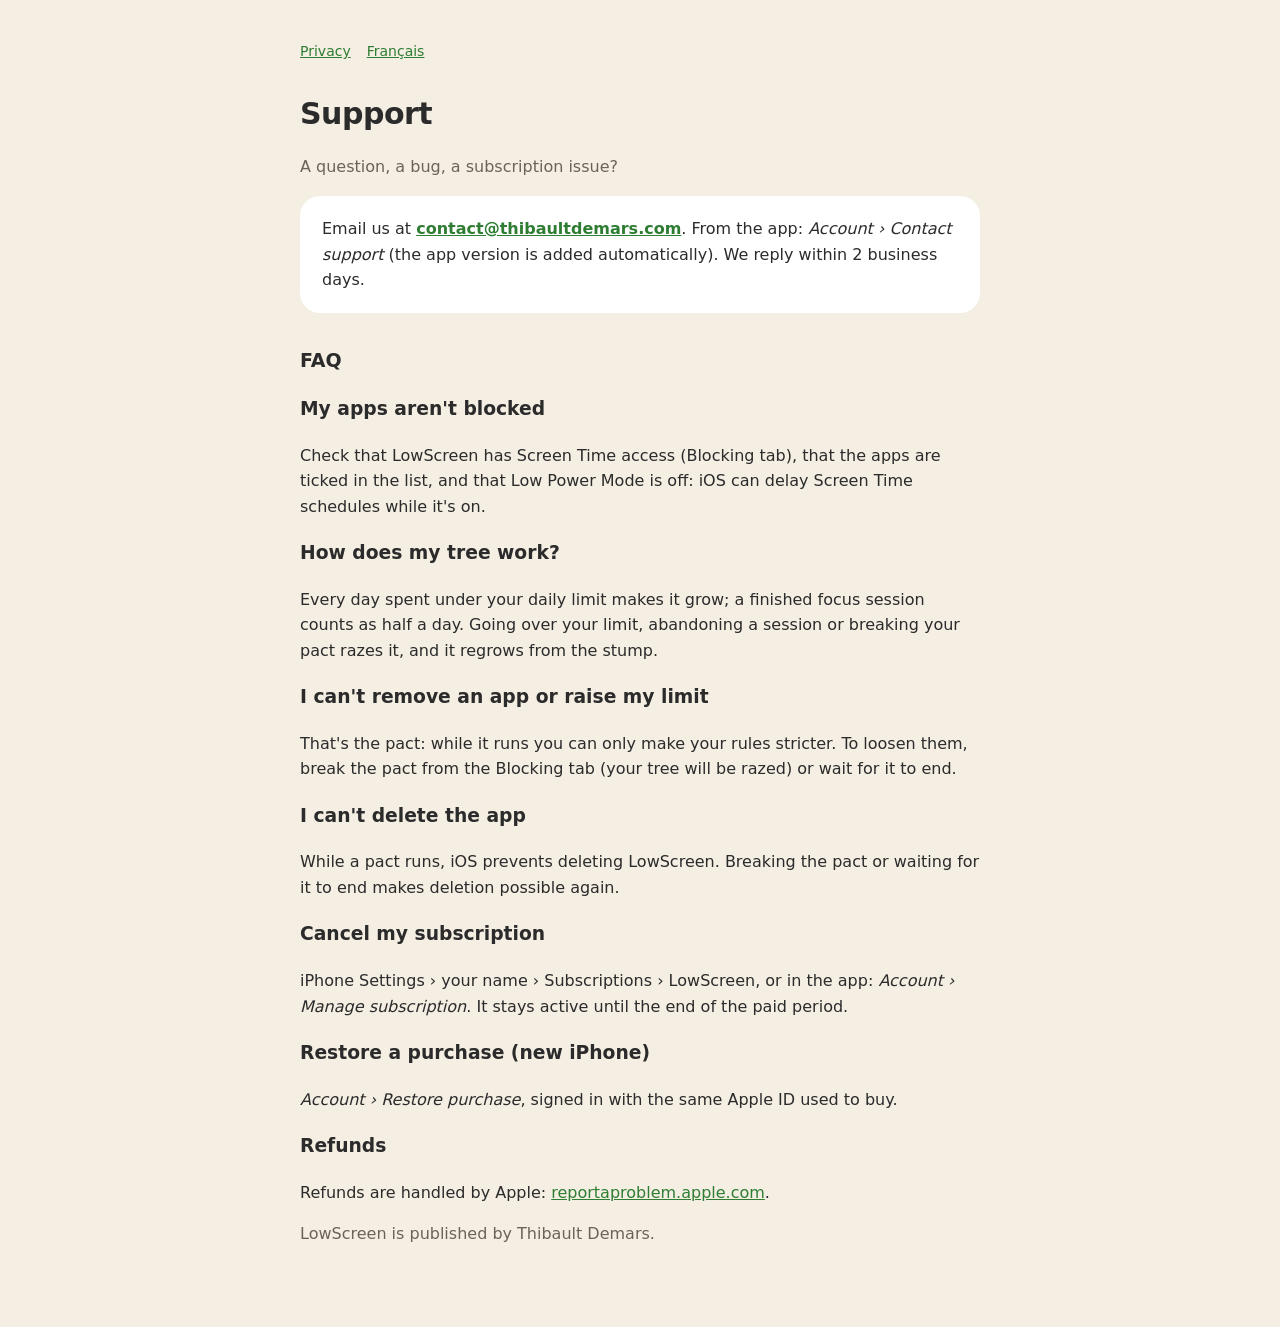
<file: index.html>
<!doctype html><html><head><meta charset="utf-8"><meta http-equiv="refresh" content="0;url=support.html"><title>LowScreen</title></head><body><a href="support.html">LowScreen support</a></body></html>
</file>
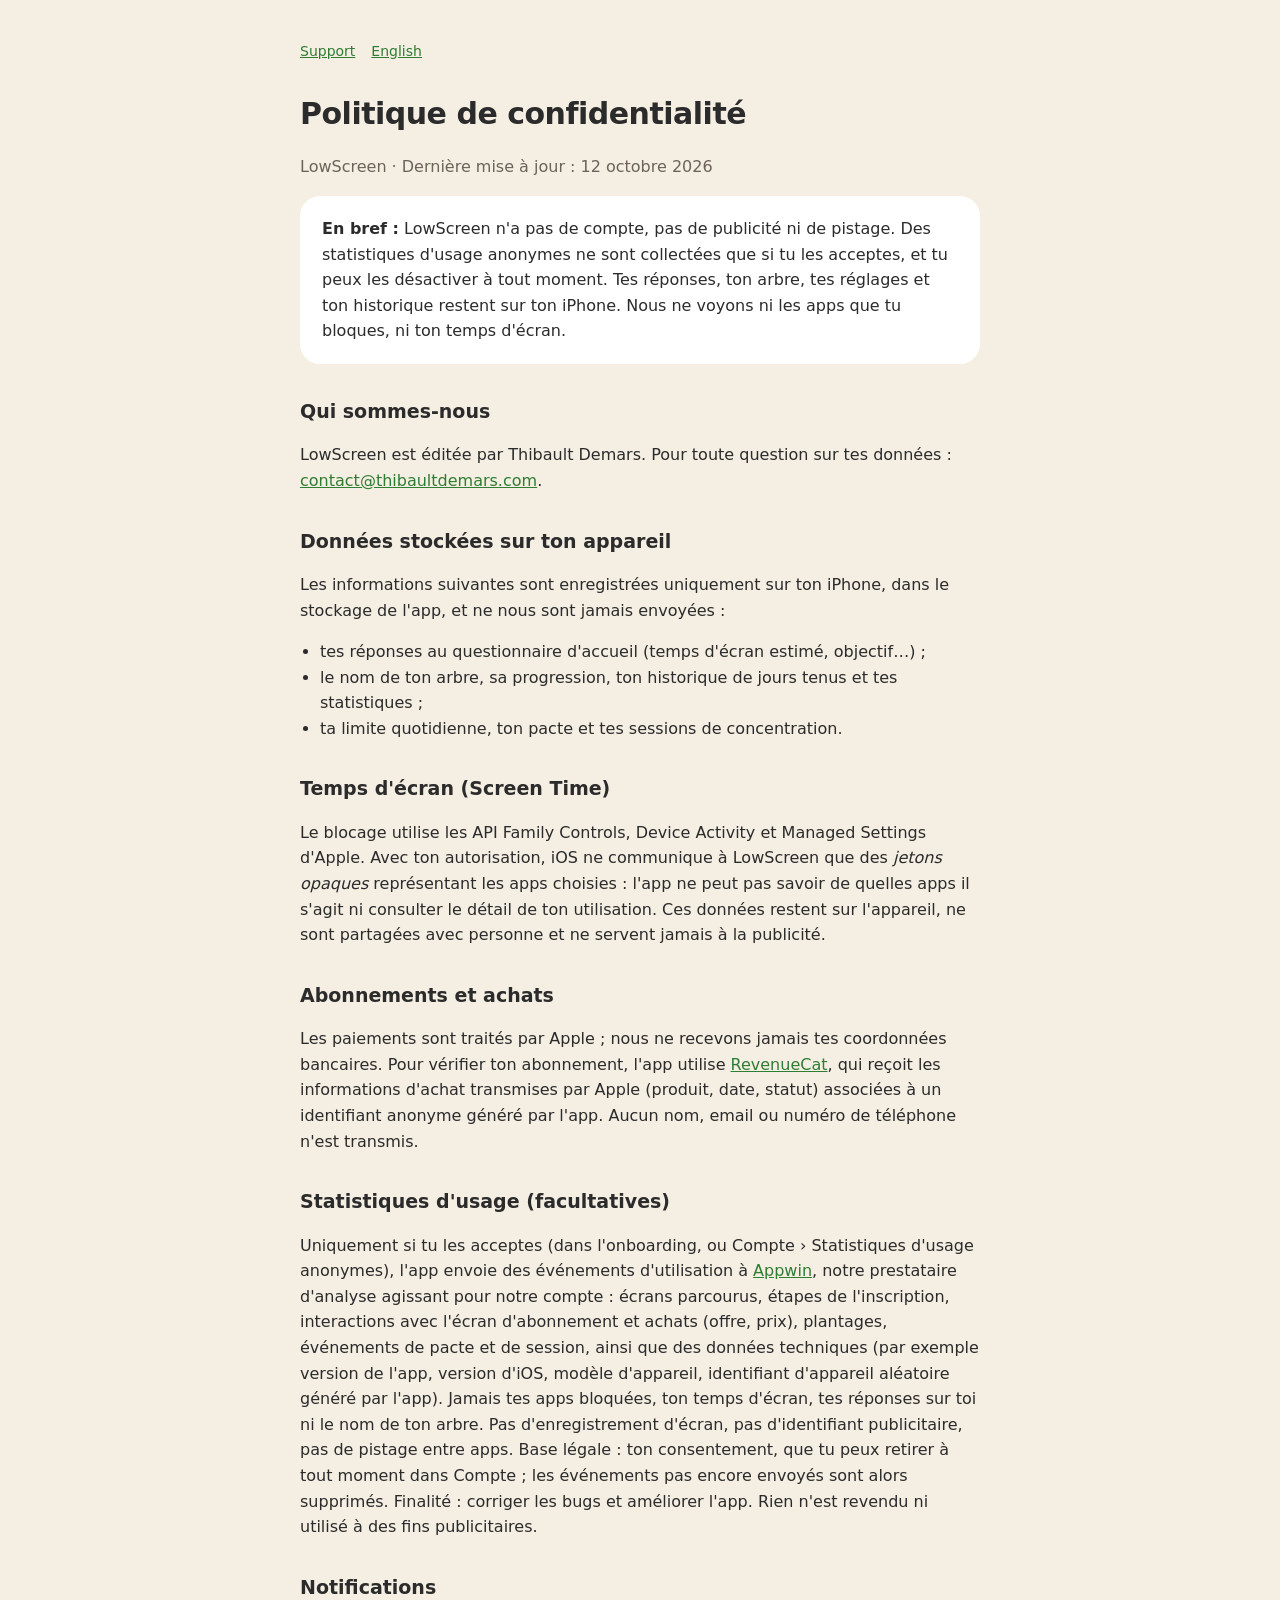
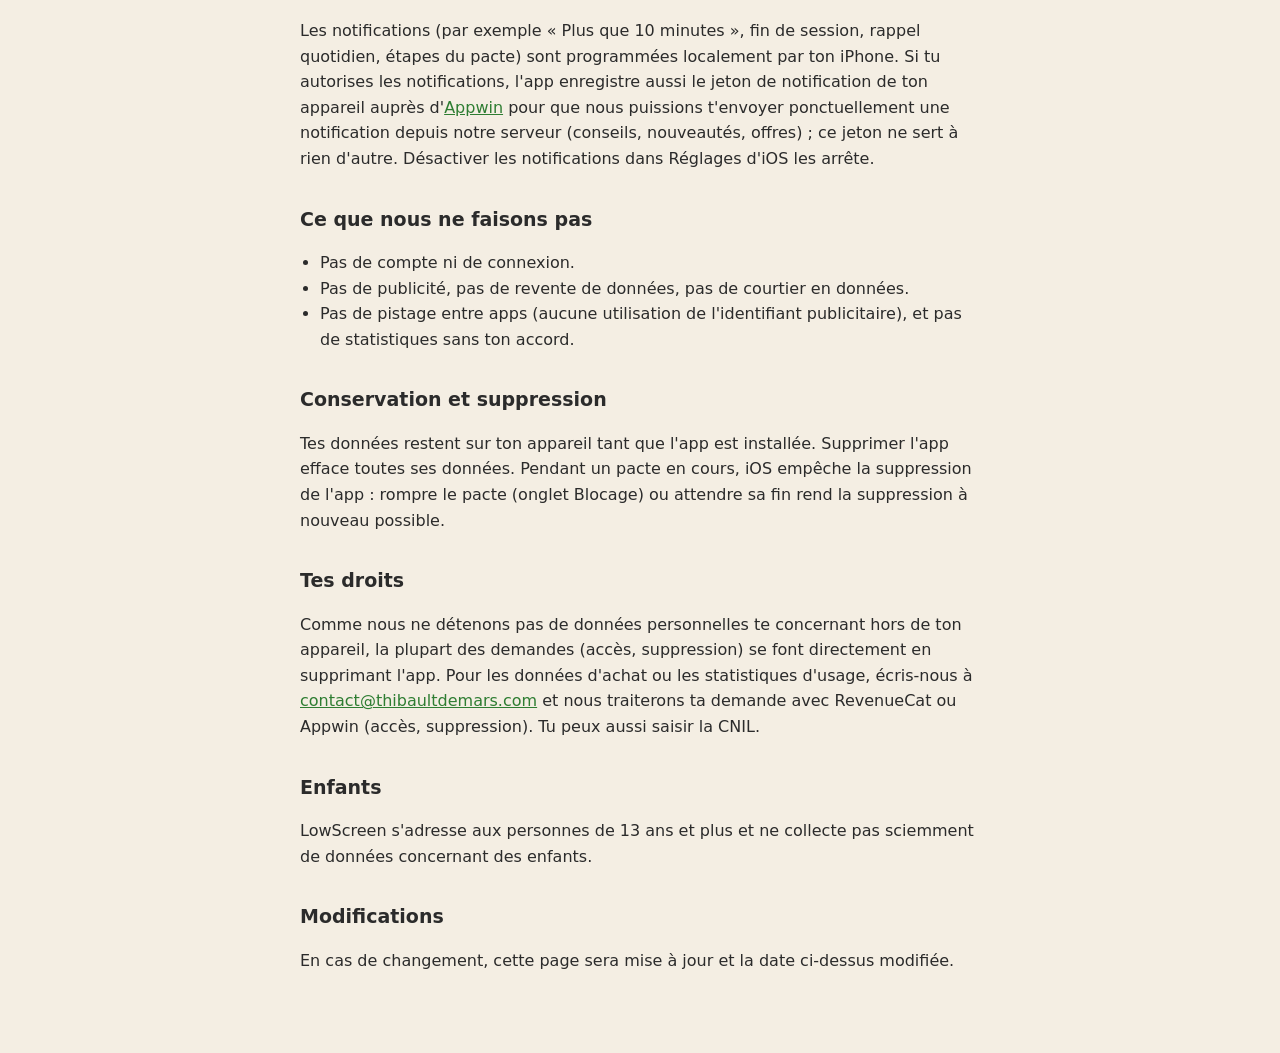
<file: confidentialite.html>
<!doctype html><html lang="fr"><head><meta charset="utf-8"><meta name="viewport" content="width=device-width,initial-scale=1"><title>LowScreen · Politique de confidentialité</title><link rel="stylesheet" href="style.css"></head><body><main>
<nav><a href="support-fr.html">Support</a><a href="privacy.html">English</a></nav>
<h1>Politique de confidentialité</h1><p class="muted">LowScreen · Dernière mise à jour : 12 octobre 2026</p>
<div class="card"><strong>En bref :</strong> LowScreen n'a pas de compte, pas de publicité ni de pistage. Des statistiques d'usage anonymes ne sont collectées que si tu les acceptes, et tu peux les désactiver à tout moment. Tes réponses, ton arbre, tes réglages et ton historique restent sur ton iPhone. Nous ne voyons ni les apps que tu bloques, ni ton temps d'écran.</div>
<h2>Qui sommes-nous</h2><p>LowScreen est éditée par Thibault Demars. Pour toute question sur tes données : <a href="mailto:contact@thibaultdemars.com">contact@thibaultdemars.com</a>.</p>
<h2>Données stockées sur ton appareil</h2><p>Les informations suivantes sont enregistrées uniquement sur ton iPhone, dans le stockage de l'app, et ne nous sont jamais envoyées :</p>
<ul><li>tes réponses au questionnaire d'accueil (temps d'écran estimé, objectif…) ;</li><li>le nom de ton arbre, sa progression, ton historique de jours tenus et tes statistiques ;</li><li>ta limite quotidienne, ton pacte et tes sessions de concentration.</li></ul>
<h2>Temps d'écran (Screen Time)</h2><p>Le blocage utilise les API Family Controls, Device Activity et Managed Settings d'Apple. Avec ton autorisation, iOS ne communique à LowScreen que des <em>jetons opaques</em> représentant les apps choisies : l'app ne peut pas savoir de quelles apps il s'agit ni consulter le détail de ton utilisation. Ces données restent sur l'appareil, ne sont partagées avec personne et ne servent jamais à la publicité.</p>
<h2>Abonnements et achats</h2><p>Les paiements sont traités par Apple ; nous ne recevons jamais tes coordonnées bancaires. Pour vérifier ton abonnement, l'app utilise <a href="https://www.revenuecat.com/privacy">RevenueCat</a>, qui reçoit les informations d'achat transmises par Apple (produit, date, statut) associées à un identifiant anonyme généré par l'app. Aucun nom, email ou numéro de téléphone n'est transmis.</p>
<h2>Statistiques d'usage (facultatives)</h2><p>Uniquement si tu les acceptes (dans l'onboarding, ou Compte › Statistiques d'usage anonymes), l'app envoie des événements d'utilisation à <a href="https://appwin.io">Appwin</a>, notre prestataire d'analyse agissant pour notre compte : écrans parcourus, étapes de l'inscription, interactions avec l'écran d'abonnement et achats (offre, prix), plantages, événements de pacte et de session, ainsi que des données techniques (par exemple version de l'app, version d'iOS, modèle d'appareil, identifiant d'appareil aléatoire généré par l'app). Jamais tes apps bloquées, ton temps d'écran, tes réponses sur toi ni le nom de ton arbre. Pas d'enregistrement d'écran, pas d'identifiant publicitaire, pas de pistage entre apps. Base légale : ton consentement, que tu peux retirer à tout moment dans Compte ; les événements pas encore envoyés sont alors supprimés. Finalité : corriger les bugs et améliorer l'app. Rien n'est revendu ni utilisé à des fins publicitaires.</p>
<h2>Notifications</h2><p>Les notifications (par exemple « Plus que 10 minutes », fin de session, rappel quotidien, étapes du pacte) sont programmées localement par ton iPhone. Si tu autorises les notifications, l'app enregistre aussi le jeton de notification de ton appareil auprès d'<a href="https://appwin.io">Appwin</a> pour que nous puissions t'envoyer ponctuellement une notification depuis notre serveur (conseils, nouveautés, offres) ; ce jeton ne sert à rien d'autre. Désactiver les notifications dans Réglages d'iOS les arrête.</p>
<h2>Ce que nous ne faisons pas</h2><ul><li>Pas de compte ni de connexion.</li><li>Pas de publicité, pas de revente de données, pas de courtier en données.</li><li>Pas de pistage entre apps (aucune utilisation de l'identifiant publicitaire), et pas de statistiques sans ton accord.</li></ul>
<h2>Conservation et suppression</h2><p>Tes données restent sur ton appareil tant que l'app est installée. Supprimer l'app efface toutes ses données. Pendant un pacte en cours, iOS empêche la suppression de l'app : rompre le pacte (onglet Blocage) ou attendre sa fin rend la suppression à nouveau possible.</p>
<h2>Tes droits</h2><p>Comme nous ne détenons pas de données personnelles te concernant hors de ton appareil, la plupart des demandes (accès, suppression) se font directement en supprimant l'app. Pour les données d'achat ou les statistiques d'usage, écris-nous à <a href="mailto:contact@thibaultdemars.com">contact@thibaultdemars.com</a> et nous traiterons ta demande avec RevenueCat ou Appwin (accès, suppression). Tu peux aussi saisir la CNIL.</p>
<h2>Enfants</h2><p>LowScreen s'adresse aux personnes de 13 ans et plus et ne collecte pas sciemment de données concernant des enfants.</p>
<h2>Modifications</h2><p>En cas de changement, cette page sera mise à jour et la date ci-dessus modifiée.</p>
</main></body></html>
</file>
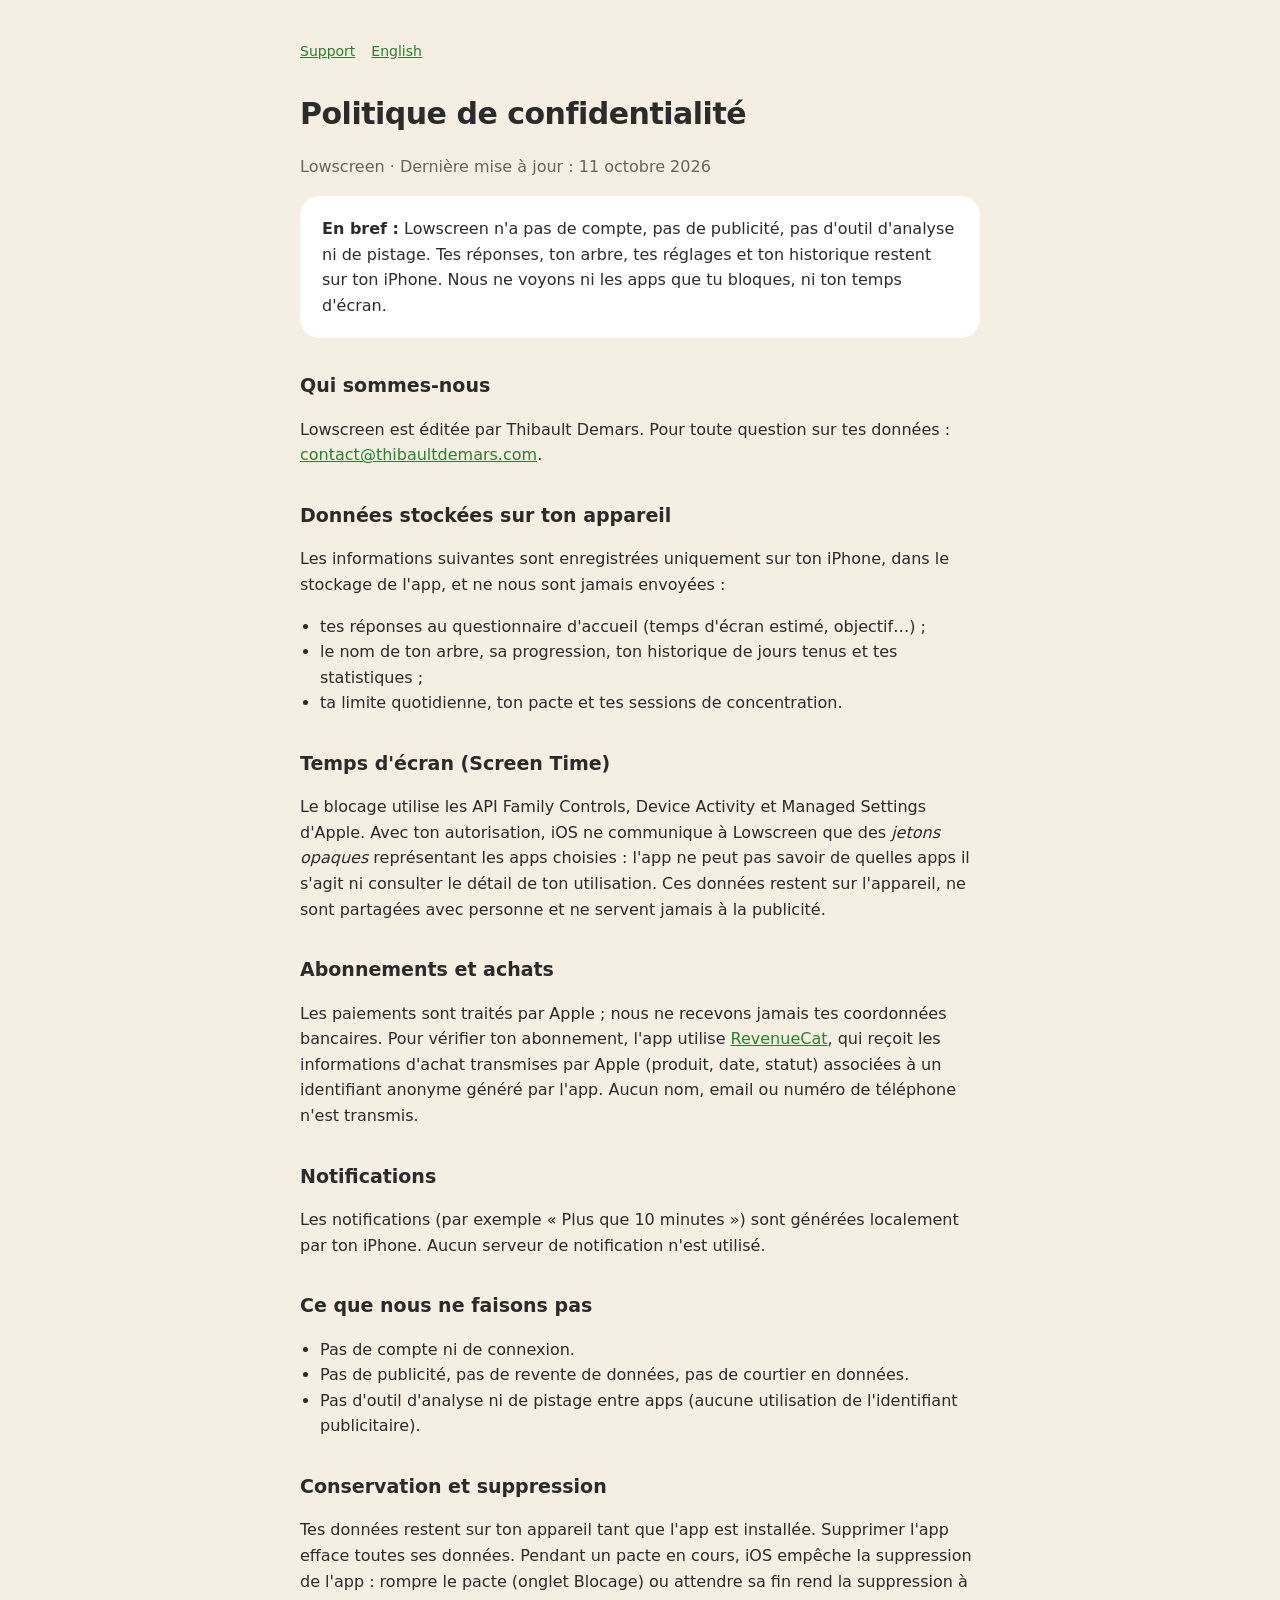
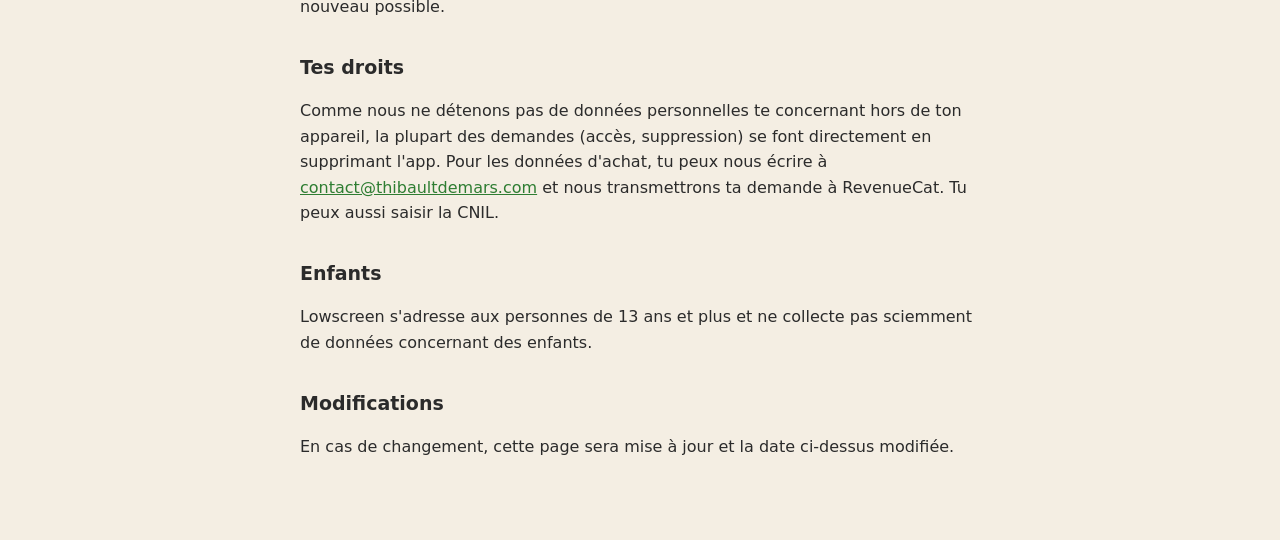
<file: privacy-fr.html>
<!doctype html><html lang="fr"><head><meta charset="utf-8"><meta name="viewport" content="width=device-width,initial-scale=1"><title>Lowscreen · Politique de confidentialité</title><link rel="stylesheet" href="style.css"></head><body><main>
<nav><a href="support-fr.html">Support</a><a href="privacy.html">English</a></nav>
<h1>Politique de confidentialité</h1><p class="muted">Lowscreen · Dernière mise à jour : 11 octobre 2026</p>
<div class="card"><strong>En bref :</strong> Lowscreen n'a pas de compte, pas de publicité, pas d'outil d'analyse ni de pistage. Tes réponses, ton arbre, tes réglages et ton historique restent sur ton iPhone. Nous ne voyons ni les apps que tu bloques, ni ton temps d'écran.</div>
<h2>Qui sommes-nous</h2><p>Lowscreen est éditée par Thibault Demars. Pour toute question sur tes données : <a href="mailto:contact@thibaultdemars.com">contact@thibaultdemars.com</a>.</p>
<h2>Données stockées sur ton appareil</h2><p>Les informations suivantes sont enregistrées uniquement sur ton iPhone, dans le stockage de l'app, et ne nous sont jamais envoyées :</p>
<ul><li>tes réponses au questionnaire d'accueil (temps d'écran estimé, objectif…) ;</li><li>le nom de ton arbre, sa progression, ton historique de jours tenus et tes statistiques ;</li><li>ta limite quotidienne, ton pacte et tes sessions de concentration.</li></ul>
<h2>Temps d'écran (Screen Time)</h2><p>Le blocage utilise les API Family Controls, Device Activity et Managed Settings d'Apple. Avec ton autorisation, iOS ne communique à Lowscreen que des <em>jetons opaques</em> représentant les apps choisies : l'app ne peut pas savoir de quelles apps il s'agit ni consulter le détail de ton utilisation. Ces données restent sur l'appareil, ne sont partagées avec personne et ne servent jamais à la publicité.</p>
<h2>Abonnements et achats</h2><p>Les paiements sont traités par Apple ; nous ne recevons jamais tes coordonnées bancaires. Pour vérifier ton abonnement, l'app utilise <a href="https://www.revenuecat.com/privacy">RevenueCat</a>, qui reçoit les informations d'achat transmises par Apple (produit, date, statut) associées à un identifiant anonyme généré par l'app. Aucun nom, email ou numéro de téléphone n'est transmis.</p>
<h2>Notifications</h2><p>Les notifications (par exemple « Plus que 10 minutes ») sont générées localement par ton iPhone. Aucun serveur de notification n'est utilisé.</p>
<h2>Ce que nous ne faisons pas</h2><ul><li>Pas de compte ni de connexion.</li><li>Pas de publicité, pas de revente de données, pas de courtier en données.</li><li>Pas d'outil d'analyse ni de pistage entre apps (aucune utilisation de l'identifiant publicitaire).</li></ul>
<h2>Conservation et suppression</h2><p>Tes données restent sur ton appareil tant que l'app est installée. Supprimer l'app efface toutes ses données. Pendant un pacte en cours, iOS empêche la suppression de l'app : rompre le pacte (onglet Blocage) ou attendre sa fin rend la suppression à nouveau possible.</p>
<h2>Tes droits</h2><p>Comme nous ne détenons pas de données personnelles te concernant hors de ton appareil, la plupart des demandes (accès, suppression) se font directement en supprimant l'app. Pour les données d'achat, tu peux nous écrire à <a href="mailto:contact@thibaultdemars.com">contact@thibaultdemars.com</a> et nous transmettrons ta demande à RevenueCat. Tu peux aussi saisir la CNIL.</p>
<h2>Enfants</h2><p>Lowscreen s'adresse aux personnes de 13 ans et plus et ne collecte pas sciemment de données concernant des enfants.</p>
<h2>Modifications</h2><p>En cas de changement, cette page sera mise à jour et la date ci-dessus modifiée.</p>
</main></body></html>
</file>
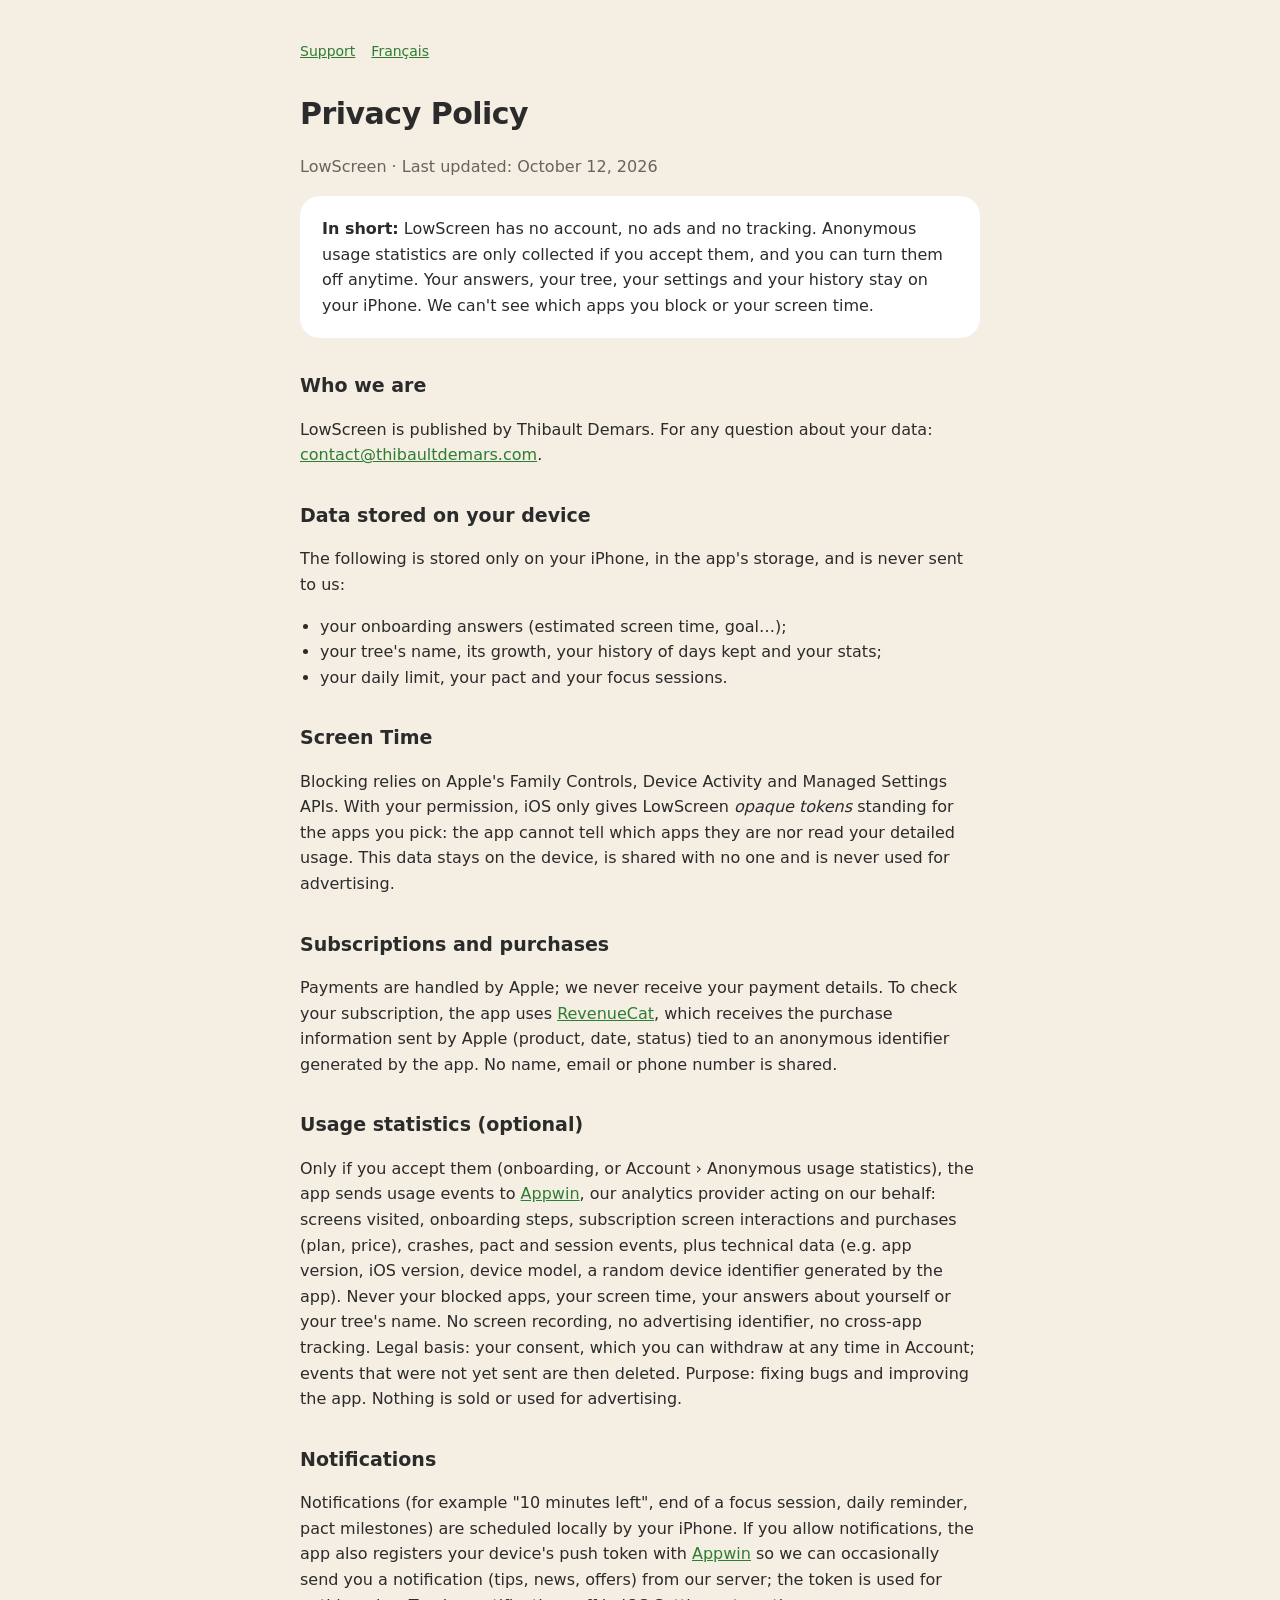
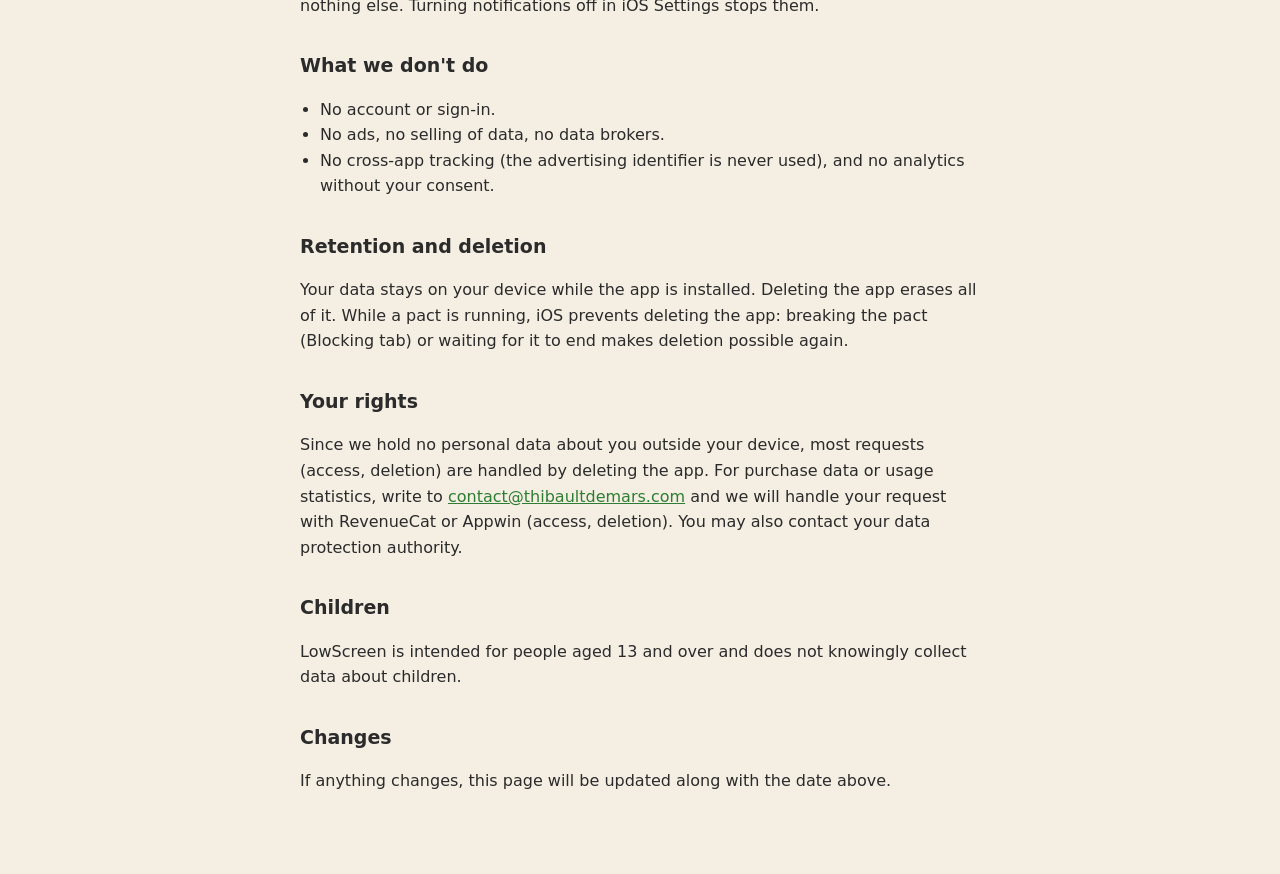
<file: privacy.html>
<!doctype html><html lang="en"><head><meta charset="utf-8"><meta name="viewport" content="width=device-width,initial-scale=1"><title>LowScreen · Privacy Policy</title><link rel="stylesheet" href="style.css"></head><body><main>
<nav><a href="support.html">Support</a><a href="confidentialite.html">Français</a></nav>
<h1>Privacy Policy</h1><p class="muted">LowScreen · Last updated: October 12, 2026</p>
<div class="card"><strong>In short:</strong> LowScreen has no account, no ads and no tracking. Anonymous usage statistics are only collected if you accept them, and you can turn them off anytime. Your answers, your tree, your settings and your history stay on your iPhone. We can't see which apps you block or your screen time.</div>
<h2>Who we are</h2><p>LowScreen is published by Thibault Demars. For any question about your data: <a href="mailto:contact@thibaultdemars.com">contact@thibaultdemars.com</a>.</p>
<h2>Data stored on your device</h2><p>The following is stored only on your iPhone, in the app's storage, and is never sent to us:</p>
<ul><li>your onboarding answers (estimated screen time, goal…);</li><li>your tree's name, its growth, your history of days kept and your stats;</li><li>your daily limit, your pact and your focus sessions.</li></ul>
<h2>Screen Time</h2><p>Blocking relies on Apple's Family Controls, Device Activity and Managed Settings APIs. With your permission, iOS only gives LowScreen <em>opaque tokens</em> standing for the apps you pick: the app cannot tell which apps they are nor read your detailed usage. This data stays on the device, is shared with no one and is never used for advertising.</p>
<h2>Subscriptions and purchases</h2><p>Payments are handled by Apple; we never receive your payment details. To check your subscription, the app uses <a href="https://www.revenuecat.com/privacy">RevenueCat</a>, which receives the purchase information sent by Apple (product, date, status) tied to an anonymous identifier generated by the app. No name, email or phone number is shared.</p>
<h2>Usage statistics (optional)</h2><p>Only if you accept them (onboarding, or Account › Anonymous usage statistics), the app sends usage events to <a href="https://appwin.io">Appwin</a>, our analytics provider acting on our behalf: screens visited, onboarding steps, subscription screen interactions and purchases (plan, price), crashes, pact and session events, plus technical data (e.g. app version, iOS version, device model, a random device identifier generated by the app). Never your blocked apps, your screen time, your answers about yourself or your tree's name. No screen recording, no advertising identifier, no cross-app tracking. Legal basis: your consent, which you can withdraw at any time in Account; events that were not yet sent are then deleted. Purpose: fixing bugs and improving the app. Nothing is sold or used for advertising.</p>
<h2>Notifications</h2><p>Notifications (for example "10 minutes left", end of a focus session, daily reminder, pact milestones) are scheduled locally by your iPhone. If you allow notifications, the app also registers your device's push token with <a href="https://appwin.io">Appwin</a> so we can occasionally send you a notification (tips, news, offers) from our server; the token is used for nothing else. Turning notifications off in iOS Settings stops them.</p>
<h2>What we don't do</h2><ul><li>No account or sign-in.</li><li>No ads, no selling of data, no data brokers.</li><li>No cross-app tracking (the advertising identifier is never used), and no analytics without your consent.</li></ul>
<h2>Retention and deletion</h2><p>Your data stays on your device while the app is installed. Deleting the app erases all of it. While a pact is running, iOS prevents deleting the app: breaking the pact (Blocking tab) or waiting for it to end makes deletion possible again.</p>
<h2>Your rights</h2><p>Since we hold no personal data about you outside your device, most requests (access, deletion) are handled by deleting the app. For purchase data or usage statistics, write to <a href="mailto:contact@thibaultdemars.com">contact@thibaultdemars.com</a> and we will handle your request with RevenueCat or Appwin (access, deletion). You may also contact your data protection authority.</p>
<h2>Children</h2><p>LowScreen is intended for people aged 13 and over and does not knowingly collect data about children.</p>
<h2>Changes</h2><p>If anything changes, this page will be updated along with the date above.</p>
</main></body></html>
</file>
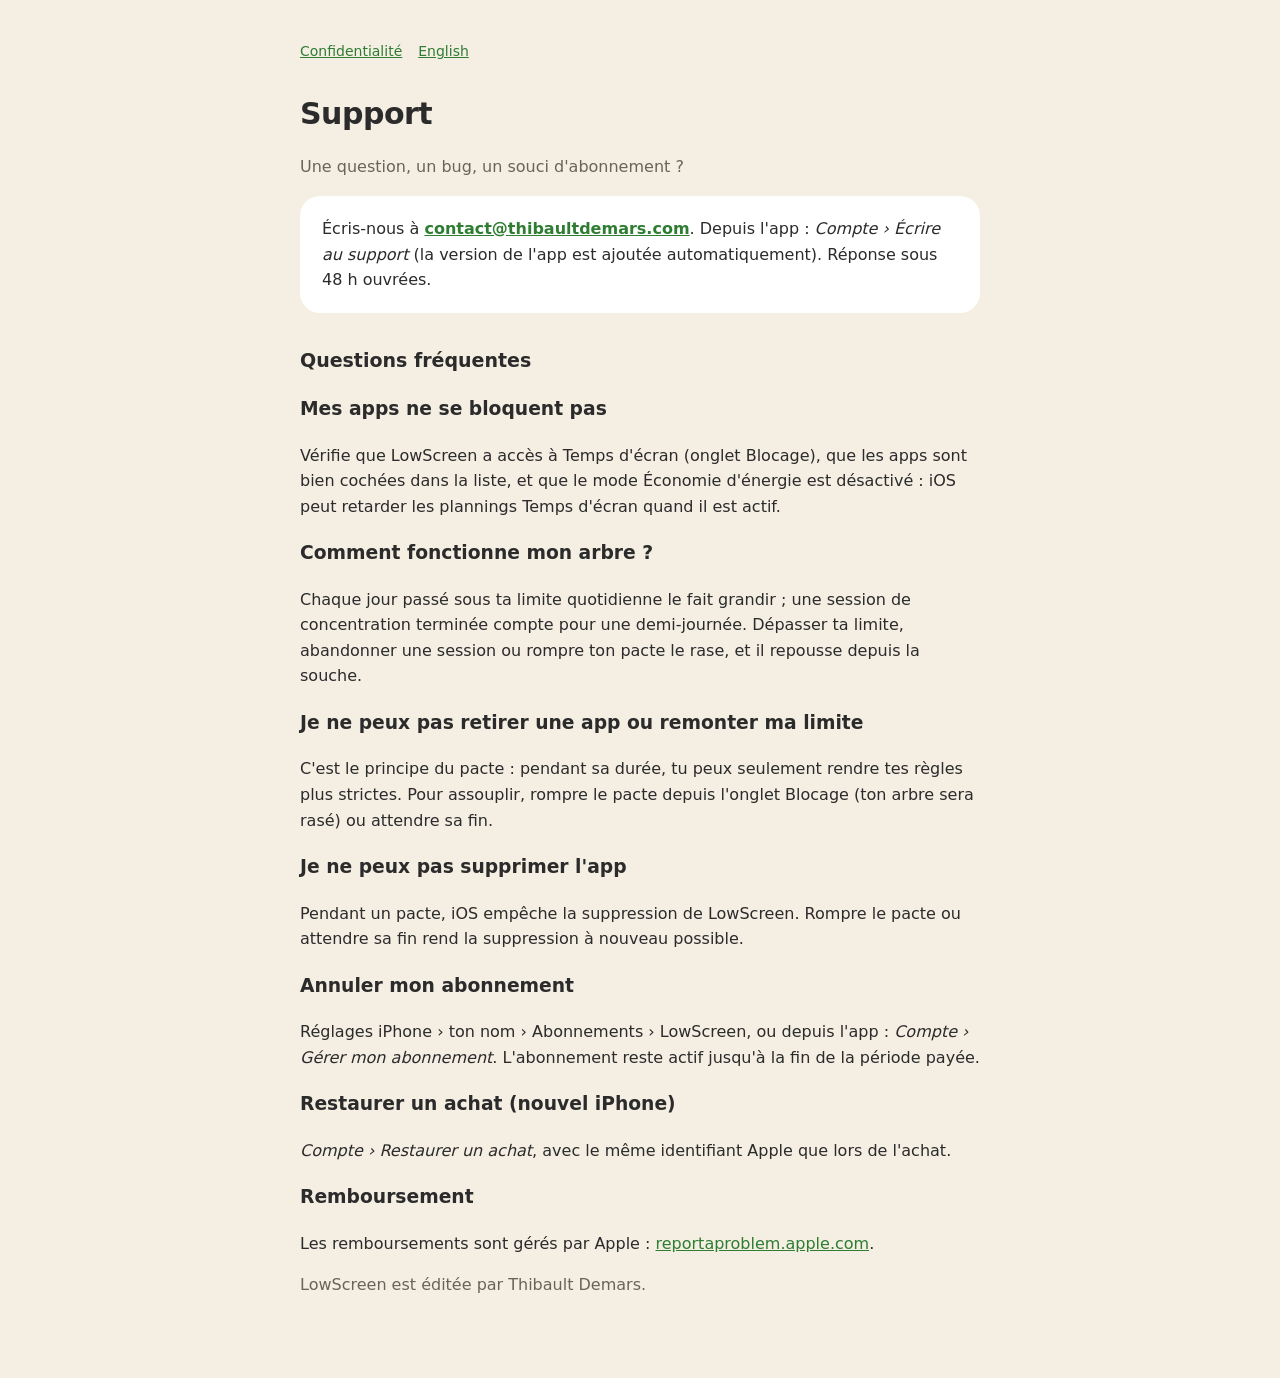
<file: support-fr.html>
<!doctype html><html lang="fr"><head><meta charset="utf-8"><meta name="viewport" content="width=device-width,initial-scale=1"><title>LowScreen · Support</title><link rel="stylesheet" href="style.css"></head><body><main>
<nav><a href="confidentialite.html">Confidentialité</a><a href="support.html">English</a></nav>
<h1>Support</h1><p class="muted">Une question, un bug, un souci d'abonnement ?</p>
<div class="card">Écris-nous à <a href="mailto:contact@thibaultdemars.com"><strong>contact@thibaultdemars.com</strong></a>. Depuis l'app : <em>Compte › Écrire au support</em> (la version de l'app est ajoutée automatiquement). Réponse sous 48 h ouvrées.</div>
<h2>Questions fréquentes</h2>
<h3>Mes apps ne se bloquent pas</h3><p>Vérifie que LowScreen a accès à Temps d'écran (onglet Blocage), que les apps sont bien cochées dans la liste, et que le mode Économie d'énergie est désactivé : iOS peut retarder les plannings Temps d'écran quand il est actif.</p>
<h3>Comment fonctionne mon arbre ?</h3><p>Chaque jour passé sous ta limite quotidienne le fait grandir ; une session de concentration terminée compte pour une demi-journée. Dépasser ta limite, abandonner une session ou rompre ton pacte le rase, et il repousse depuis la souche.</p>
<h3>Je ne peux pas retirer une app ou remonter ma limite</h3><p>C'est le principe du pacte : pendant sa durée, tu peux seulement rendre tes règles plus strictes. Pour assouplir, rompre le pacte depuis l'onglet Blocage (ton arbre sera rasé) ou attendre sa fin.</p>
<h3>Je ne peux pas supprimer l'app</h3><p>Pendant un pacte, iOS empêche la suppression de LowScreen. Rompre le pacte ou attendre sa fin rend la suppression à nouveau possible.</p>
<h3>Annuler mon abonnement</h3><p>Réglages iPhone › ton nom › Abonnements › LowScreen, ou depuis l'app : <em>Compte › Gérer mon abonnement</em>. L'abonnement reste actif jusqu'à la fin de la période payée.</p>
<h3>Restaurer un achat (nouvel iPhone)</h3><p><em>Compte › Restaurer un achat</em>, avec le même identifiant Apple que lors de l'achat.</p>
<h3>Remboursement</h3><p>Les remboursements sont gérés par Apple : <a href="https://reportaproblem.apple.com">reportaproblem.apple.com</a>.</p>
<p class="muted">LowScreen est éditée par Thibault Demars.</p>
</main></body></html>
</file>
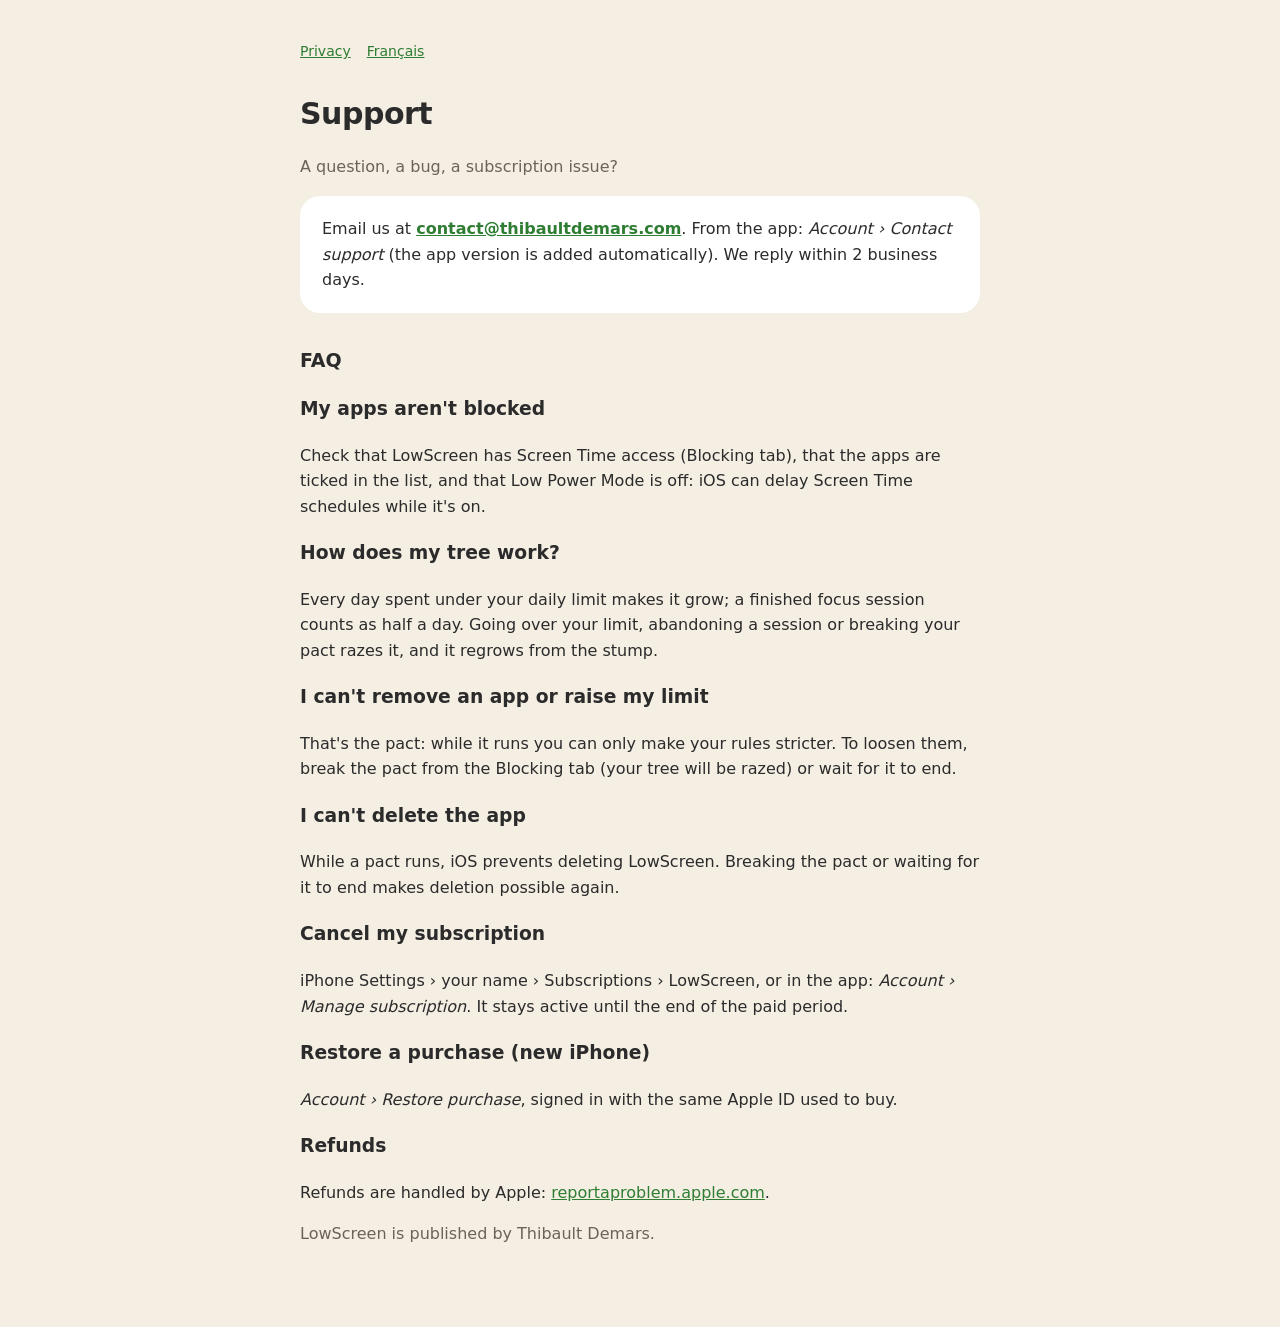
<file: support.html>
<!doctype html><html lang="en"><head><meta charset="utf-8"><meta name="viewport" content="width=device-width,initial-scale=1"><title>LowScreen · Support</title><link rel="stylesheet" href="style.css"></head><body><main>
<nav><a href="privacy.html">Privacy</a><a href="support-fr.html">Français</a></nav>
<h1>Support</h1><p class="muted">A question, a bug, a subscription issue?</p>
<div class="card">Email us at <a href="mailto:contact@thibaultdemars.com"><strong>contact@thibaultdemars.com</strong></a>. From the app: <em>Account › Contact support</em> (the app version is added automatically). We reply within 2 business days.</div>
<h2>FAQ</h2>
<h3>My apps aren't blocked</h3><p>Check that LowScreen has Screen Time access (Blocking tab), that the apps are ticked in the list, and that Low Power Mode is off: iOS can delay Screen Time schedules while it's on.</p>
<h3>How does my tree work?</h3><p>Every day spent under your daily limit makes it grow; a finished focus session counts as half a day. Going over your limit, abandoning a session or breaking your pact razes it, and it regrows from the stump.</p>
<h3>I can't remove an app or raise my limit</h3><p>That's the pact: while it runs you can only make your rules stricter. To loosen them, break the pact from the Blocking tab (your tree will be razed) or wait for it to end.</p>
<h3>I can't delete the app</h3><p>While a pact runs, iOS prevents deleting LowScreen. Breaking the pact or waiting for it to end makes deletion possible again.</p>
<h3>Cancel my subscription</h3><p>iPhone Settings › your name › Subscriptions › LowScreen, or in the app: <em>Account › Manage subscription</em>. It stays active until the end of the paid period.</p>
<h3>Restore a purchase (new iPhone)</h3><p><em>Account › Restore purchase</em>, signed in with the same Apple ID used to buy.</p>
<h3>Refunds</h3><p>Refunds are handled by Apple: <a href="https://reportaproblem.apple.com">reportaproblem.apple.com</a>.</p>
<p class="muted">LowScreen is published by Thibault Demars.</p>
</main></body></html>
</file>
<file: style.css>
:root{--bg:#F4EEE3;--surface:#fff;--text:#2B2B2B;--muted:#6B6359;--accent:#2E7D32}
*{box-sizing:border-box}body{margin:0;background:var(--bg);color:var(--text);font:16px/1.6 -apple-system,BlinkMacSystemFont,"SF Pro Text",system-ui,sans-serif}
main{max-width:720px;margin:0 auto;padding:40px 20px 64px}
h1{font-size:30px;letter-spacing:-.5px;margin:0 0 4px}h2{font-size:19px;margin:32px 0 8px}
.muted{color:var(--muted)}.card{background:var(--surface);border-radius:20px;padding:20px 22px;margin:16px 0}
a{color:var(--accent)}ul{padding-left:20px}nav{display:flex;gap:16px;margin-bottom:28px;font-size:14px}
</file>
